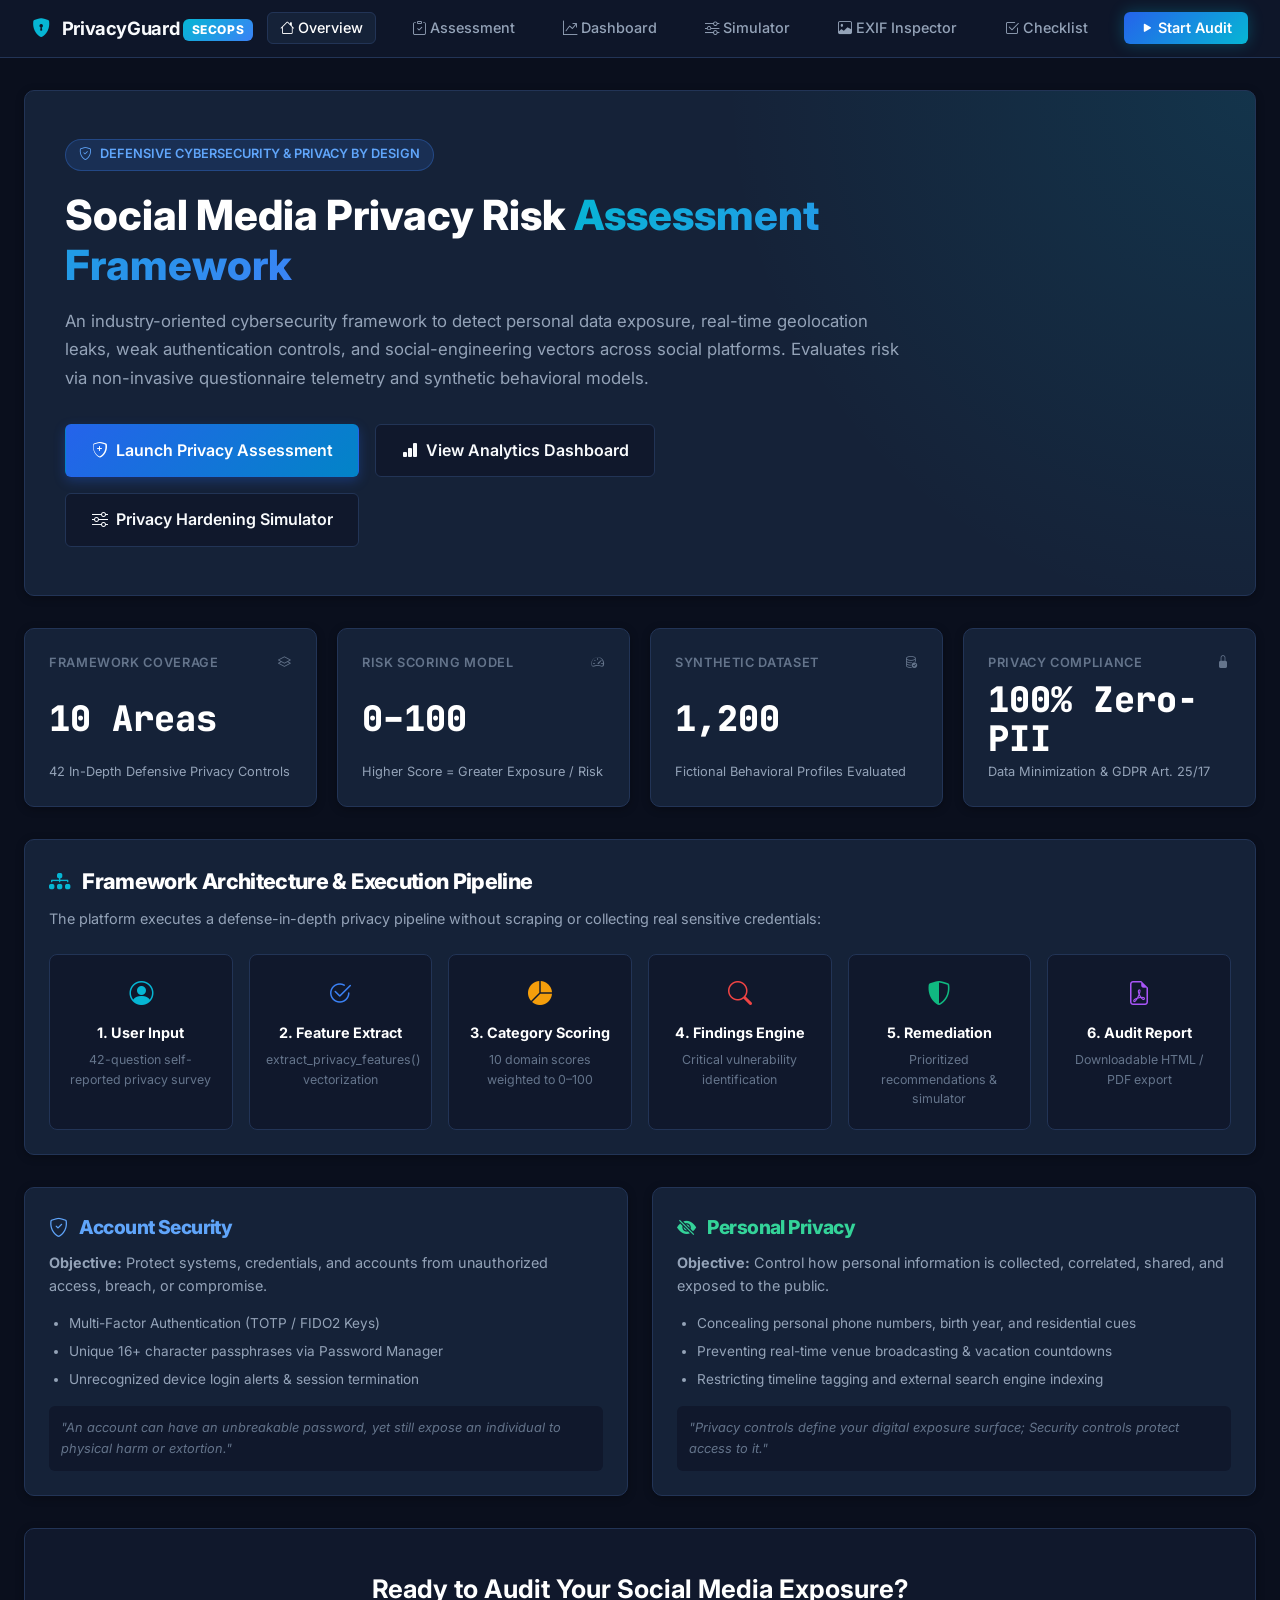
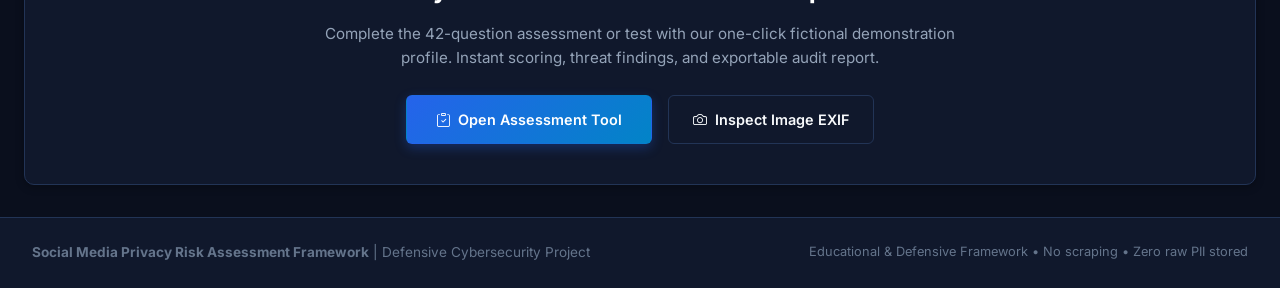
<file: frontend/index.html>
<!DOCTYPE html>
<html lang="en">
<head>
    <meta charset="UTF-8">
    <meta name="viewport" content="width=device-width, initial-scale=1.0">
    <title>Social Media Privacy Risk Assessment Framework</title>
    <link rel="stylesheet" href="css/style.css">
    <link rel="stylesheet" href="https://cdn.jsdelivr.net/npm/bootstrap-icons@1.11.3/font/bootstrap-icons.min.css">
    <link rel="preconnect" href="https://fonts.googleapis.com">
    <link href="https://fonts.googleapis.com/css2?family=Inter:wght@400;500;600;700;800&family=JetBrains+Mono:wght@500;700&display=swap" rel="stylesheet">
</head>
<body>
    <nav class="navbar">
        <div class="nav-brand">
            <i class="bi bi-shield-lock-fill" style="color: var(--accent-cyan);"></i>
            <span>PrivacyGuard <span class="brand-badge">SecOps</span></span>
        </div>
        <ul class="nav-links">
            <li><a href="/" class="nav-link active"><i class="bi bi-house"></i> Overview</a></li>
            <li><a href="/assessment" class="nav-link"><i class="bi bi-clipboard-check"></i> Assessment</a></li>
            <li><a href="/dashboard" class="nav-link"><i class="bi bi-graph-up-arrow"></i> Dashboard</a></li>
            <li><a href="/simulator" class="nav-link"><i class="bi bi-sliders"></i> Simulator</a></li>
            <li><a href="/metadata" class="nav-link"><i class="bi bi-image"></i> EXIF Inspector</a></li>
            <li><a href="/checklist" class="nav-link"><i class="bi bi-check2-square"></i> Checklist</a></li>
            <li><a href="/assessment" class="nav-link nav-cta"><i class="bi bi-play-fill"></i> Start Audit</a></li>
        </ul>
    </nav>

    <main class="container">
        <!-- Hero Section -->
        <section class="card" style="margin-bottom: 2rem; background: radial-gradient(circle at top right, rgba(6,182,212,0.12), transparent 40%), var(--bg-card); padding: 3rem 2.5rem;">
            <div style="max-width: 850px;">
                <div style="display: inline-flex; align-items: center; gap: 0.5rem; background: rgba(59,130,246,0.15); border: 1px solid rgba(59,130,246,0.3); padding: 0.3rem 0.8rem; border-radius: 9999px; font-size: 0.8rem; color: #60a5fa; font-weight: 600; margin-bottom: 1.25rem;">
                    <i class="bi bi-shield-check"></i> DEFENSIVE CYBERSECURITY & PRIVACY BY DESIGN
                </div>
                <h1 style="font-size: 2.6rem; font-weight: 800; line-height: 1.2; margin-bottom: 1rem; color: #fff;">
                    Social Media Privacy Risk <span style="background: linear-gradient(135deg, #06b6d4, #3b82f6); -webkit-background-clip: text; -webkit-text-fill-color: transparent;">Assessment Framework</span>
                </h1>
                <p style="font-size: 1.05rem; color: var(--text-secondary); margin-bottom: 2rem; line-height: 1.7;">
                    An industry-oriented cybersecurity framework to detect personal data exposure, real-time geolocation leaks, weak authentication controls, and social-engineering vectors across social platforms. Evaluates risk via non-invasive questionnaire telemetry and synthetic behavioral models.
                </p>
                <div style="display: flex; gap: 1rem; flex-wrap: wrap;">
                    <a href="/assessment" class="btn btn-primary" style="font-size: 1rem; padding: 0.8rem 1.6rem;">
                        <i class="bi bi-shield-plus"></i> Launch Privacy Assessment
                    </a>
                    <a href="/dashboard" class="btn btn-secondary" style="font-size: 1rem; padding: 0.8rem 1.6rem;">
                        <i class="bi bi-bar-chart-fill"></i> View Analytics Dashboard
                    </a>
                    <a href="/simulator" class="btn btn-secondary" style="font-size: 1rem; padding: 0.8rem 1.6rem;">
                        <i class="bi bi-sliders"></i> Privacy Hardening Simulator
                    </a>
                </div>
            </div>
        </section>

        <!-- KPI Quick Highlights -->
        <div class="grid-4">
            <div class="card kpi-card">
                <div class="kpi-title"><span>Framework Coverage</span><i class="bi bi-layers text-cyan"></i></div>
                <div class="kpi-value">10 Areas</div>
                <div class="kpi-footer">42 In-Depth Defensive Privacy Controls</div>
            </div>
            <div class="card kpi-card">
                <div class="kpi-title"><span>Risk Scoring Model</span><i class="bi bi-speedometer2 text-blue"></i></div>
                <div class="kpi-value">0–100</div>
                <div class="kpi-footer">Higher Score = Greater Exposure / Risk</div>
            </div>
            <div class="card kpi-card">
                <div class="kpi-title"><span>Synthetic Dataset</span><i class="bi bi-database-check text-green"></i></div>
                <div class="kpi-value">1,200</div>
                <div class="kpi-footer">Fictional Behavioral Profiles Evaluated</div>
            </div>
            <div class="card kpi-card">
                <div class="kpi-title"><span>Privacy Compliance</span><i class="bi bi-lock-fill text-purple"></i></div>
                <div class="kpi-value">100% Zero-PII</div>
                <div class="kpi-footer">Data Minimization & GDPR Art. 25/17</div>
            </div>
        </div>

        <!-- System Architecture Workflow -->
        <section class="card" style="margin-bottom: 2rem;">
            <div class="page-title" style="font-size: 1.35rem;">
                <i class="bi bi-diagram-3-fill" style="color: var(--accent-cyan);"></i> Framework Architecture & Execution Pipeline
            </div>
            <p style="color: var(--text-secondary); font-size: 0.9rem; margin-bottom: 1.5rem;">
                The platform executes a defense-in-depth privacy pipeline without scraping or collecting real sensitive credentials:
            </p>

            <div style="display: grid; grid-template-columns: repeat(auto-fit, minmax(180px, 1fr)); gap: 1rem; text-align: center;">
                <div style="background: var(--bg-secondary); border: 1px solid var(--border-color); border-radius: 8px; padding: 1.25rem 1rem;">
                    <div style="font-size: 1.5rem; color: var(--accent-cyan); margin-bottom: 0.5rem;"><i class="bi bi-person-circle"></i></div>
                    <div style="font-weight: 700; font-size: 0.9rem; color: #fff;">1. User Input</div>
                    <div style="font-size: 0.775rem; color: var(--text-muted); margin-top: 0.35rem;">42-question self-reported privacy survey</div>
                </div>
                <div style="background: var(--bg-secondary); border: 1px solid var(--border-color); border-radius: 8px; padding: 1.25rem 1rem;">
                    <div style="font-size: 1.5rem; color: var(--accent-blue); margin-bottom: 0.5rem;"><i class="bi bi-check2-circle"></i></div>
                    <div style="font-weight: 700; font-size: 0.9rem; color: #fff;">2. Feature Extract</div>
                    <div style="font-size: 0.775rem; color: var(--text-muted); margin-top: 0.35rem;">extract_privacy_features() vectorization</div>
                </div>
                <div style="background: var(--bg-secondary); border: 1px solid var(--border-color); border-radius: 8px; padding: 1.25rem 1rem;">
                    <div style="font-size: 1.5rem; color: #f59e0b; margin-bottom: 0.5rem;"><i class="bi bi-pie-chart-fill"></i></div>
                    <div style="font-weight: 700; font-size: 0.9rem; color: #fff;">3. Category Scoring</div>
                    <div style="font-size: 0.775rem; color: var(--text-muted); margin-top: 0.35rem;">10 domain scores weighted to 0–100</div>
                </div>
                <div style="background: var(--bg-secondary); border: 1px solid var(--border-color); border-radius: 8px; padding: 1.25rem 1rem;">
                    <div style="font-size: 1.5rem; color: #ef4444; margin-bottom: 0.5rem;"><i class="bi bi-search"></i></div>
                    <div style="font-weight: 700; font-size: 0.9rem; color: #fff;">4. Findings Engine</div>
                    <div style="font-size: 0.775rem; color: var(--text-muted); margin-top: 0.35rem;">Critical vulnerability identification</div>
                </div>
                <div style="background: var(--bg-secondary); border: 1px solid var(--border-color); border-radius: 8px; padding: 1.25rem 1rem;">
                    <div style="font-size: 1.5rem; color: #10b981; margin-bottom: 0.5rem;"><i class="bi bi-shield-shaded"></i></div>
                    <div style="font-weight: 700; font-size: 0.9rem; color: #fff;">5. Remediation</div>
                    <div style="font-size: 0.775rem; color: var(--text-muted); margin-top: 0.35rem;">Prioritized recommendations & simulator</div>
                </div>
                <div style="background: var(--bg-secondary); border: 1px solid var(--border-color); border-radius: 8px; padding: 1.25rem 1rem;">
                    <div style="font-size: 1.5rem; color: #a855f7; margin-bottom: 0.5rem;"><i class="bi bi-file-earmark-pdf"></i></div>
                    <div style="font-weight: 700; font-size: 0.9rem; color: #fff;">6. Audit Report</div>
                    <div style="font-size: 0.775rem; color: var(--text-muted); margin-top: 0.35rem;">Downloadable HTML / PDF export</div>
                </div>
            </div>
        </section>

        <!-- Privacy vs Security Spotlight -->
        <section class="grid-2">
            <div class="card">
                <div class="page-title" style="font-size: 1.2rem; color: #60a5fa;">
                    <i class="bi bi-shield-check"></i> Account Security
                </div>
                <p style="font-size: 0.9rem; color: var(--text-secondary); margin-bottom: 1rem;">
                    <strong>Objective:</strong> Protect systems, credentials, and accounts from unauthorized access, breach, or compromise.
                </p>
                <ul style="padding-left: 20px; font-size: 0.85rem; color: var(--text-secondary);">
                    <li style="margin-bottom: 6px;">Multi-Factor Authentication (TOTP / FIDO2 Keys)</li>
                    <li style="margin-bottom: 6px;">Unique 16+ character passphrases via Password Manager</li>
                    <li style="margin-bottom: 6px;">Unrecognized device login alerts & session termination</li>
                </ul>
                <div style="margin-top: 1rem; padding: 0.75rem; background: var(--bg-secondary); border-radius: 6px; font-size: 0.8rem; color: var(--text-muted);">
                    <em>"An account can have an unbreakable password, yet still expose an individual to physical harm or extortion."</em>
                </div>
            </div>

            <div class="card">
                <div class="page-title" style="font-size: 1.2rem; color: #34d399;">
                    <i class="bi bi-eye-slash-fill"></i> Personal Privacy
                </div>
                <p style="font-size: 0.9rem; color: var(--text-secondary); margin-bottom: 1rem;">
                    <strong>Objective:</strong> Control how personal information is collected, correlated, shared, and exposed to the public.
                </p>
                <ul style="padding-left: 20px; font-size: 0.85rem; color: var(--text-secondary);">
                    <li style="margin-bottom: 6px;">Concealing personal phone numbers, birth year, and residential cues</li>
                    <li style="margin-bottom: 6px;">Preventing real-time venue broadcasting & vacation countdowns</li>
                    <li style="margin-bottom: 6px;">Restricting timeline tagging and external search engine indexing</li>
                </ul>
                <div style="margin-top: 1rem; padding: 0.75rem; background: var(--bg-secondary); border-radius: 6px; font-size: 0.8rem; color: var(--text-muted);">
                    <em>"Privacy controls define your digital exposure surface; Security controls protect access to it."</em>
                </div>
            </div>
        </section>

        <!-- Quick Launch CTA -->
        <section class="card" style="text-align: center; padding: 2.5rem; background: var(--bg-secondary);">
            <h2 style="font-size: 1.6rem; color: #fff; margin-bottom: 0.75rem;">Ready to Audit Your Social Media Exposure?</h2>
            <p style="color: var(--text-secondary); max-width: 650px; margin: 0 auto 1.5rem auto; font-size: 0.95rem;">
                Complete the 42-question assessment or test with our one-click fictional demonstration profile. Instant scoring, threat findings, and exportable audit report.
            </p>
            <div style="display: flex; gap: 1rem; justify-content: center;">
                <a href="/assessment" class="btn btn-primary" style="padding: 0.75rem 1.8rem;">
                    <i class="bi bi-clipboard-check"></i> Open Assessment Tool
                </a>
                <a href="/metadata" class="btn btn-secondary" style="padding: 0.75rem 1.5rem;">
                    <i class="bi bi-camera"></i> Inspect Image EXIF
                </a>
            </div>
        </section>
    </main>

    <footer class="footer">
        <div>
            <strong>Social Media Privacy Risk Assessment Framework</strong> | Defensive Cybersecurity Project
        </div>
        <div style="font-size: 0.8rem; color: var(--text-muted);">
            Educational & Defensive Framework • No scraping • Zero raw PII stored
        </div>
    </footer>
</body>
</html>
</file>
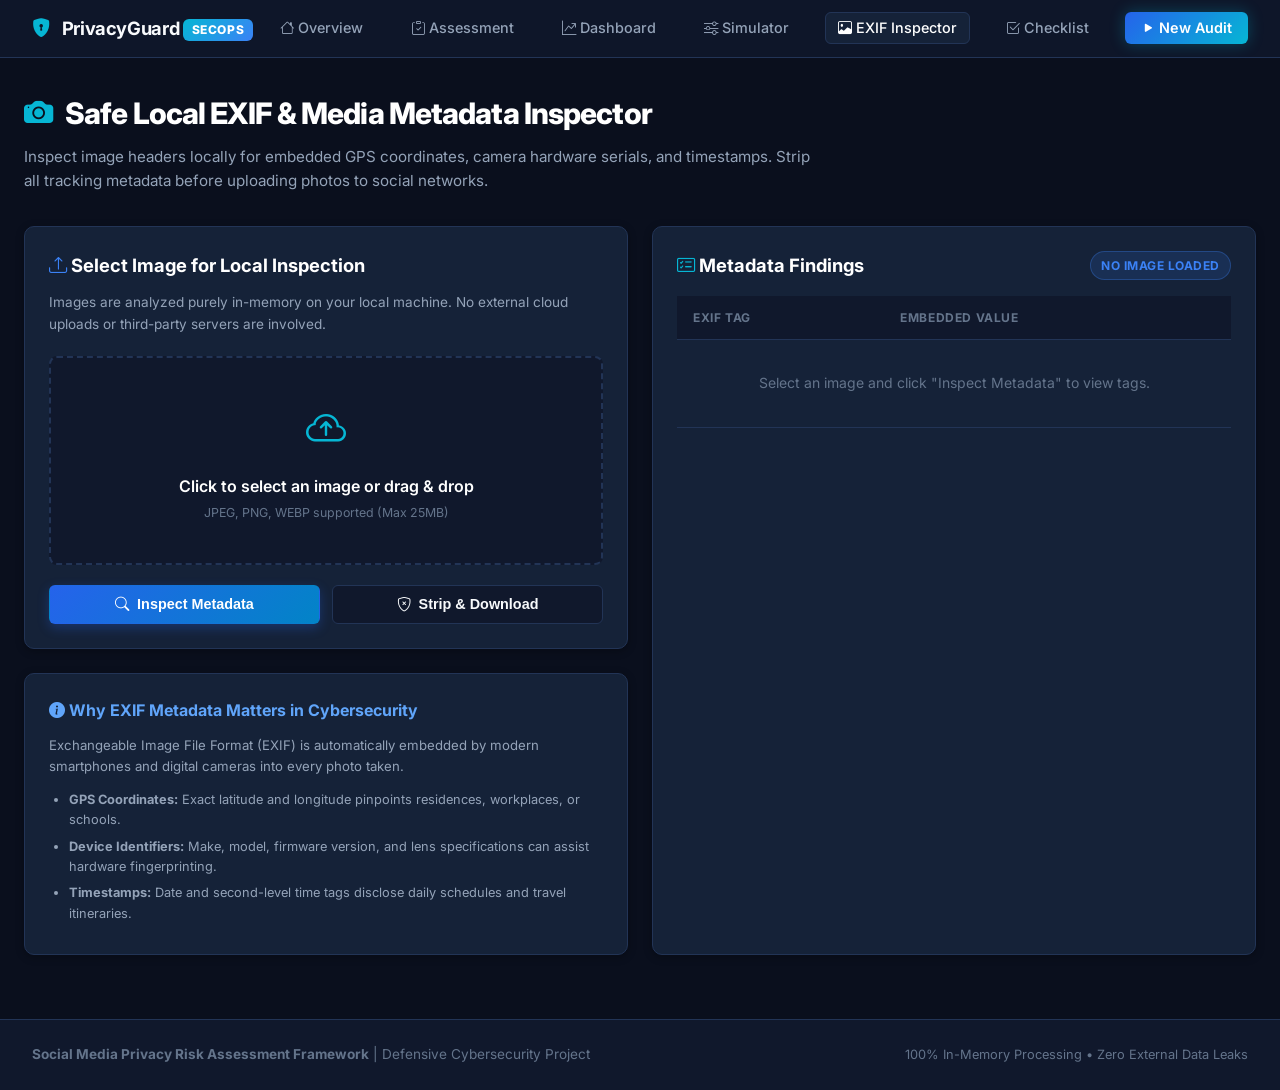
<file: frontend/metadata.html>
<!DOCTYPE html>
<html lang="en">
<head>
    <meta charset="UTF-8">
    <meta name="viewport" content="width=device-width, initial-scale=1.0">
    <title>Image EXIF Metadata Inspector | PrivacyGuard</title>
    <link rel="stylesheet" href="css/style.css">
    <link rel="stylesheet" href="https://cdn.jsdelivr.net/npm/bootstrap-icons@1.11.3/font/bootstrap-icons.min.css">
    <link rel="preconnect" href="https://fonts.googleapis.com">
    <link href="https://fonts.googleapis.com/css2?family=Inter:wght@400;500;600;700;800&family=JetBrains+Mono:wght@500;700&display=swap" rel="stylesheet">
</head>
<body>
    <nav class="navbar">
        <div class="nav-brand">
            <i class="bi bi-shield-lock-fill" style="color: var(--accent-cyan);"></i>
            <span>PrivacyGuard <span class="brand-badge">SecOps</span></span>
        </div>
        <ul class="nav-links">
            <li><a href="/" class="nav-link"><i class="bi bi-house"></i> Overview</a></li>
            <li><a href="/assessment" class="nav-link"><i class="bi bi-clipboard-check"></i> Assessment</a></li>
            <li><a href="/dashboard" class="nav-link"><i class="bi bi-graph-up-arrow"></i> Dashboard</a></li>
            <li><a href="/simulator" class="nav-link"><i class="bi bi-sliders"></i> Simulator</a></li>
            <li><a href="/metadata" class="nav-link active"><i class="bi bi-image"></i> EXIF Inspector</a></li>
            <li><a href="/checklist" class="nav-link"><i class="bi bi-check2-square"></i> Checklist</a></li>
            <li><a href="/assessment" class="nav-link nav-cta"><i class="bi bi-play-fill"></i> New Audit</a></li>
        </ul>
    </nav>

    <main class="container">
        <!-- Page Header -->
        <div class="page-header">
            <h1 class="page-title"><i class="bi bi-camera-fill" style="color: var(--accent-cyan);"></i> Safe Local EXIF & Media Metadata Inspector</h1>
            <p class="page-subtitle">
                Inspect image headers locally for embedded GPS coordinates, camera hardware serials, and timestamps. Strip all tracking metadata before uploading photos to social networks.
            </p>
        </div>

        <div class="grid-2">
            <!-- Upload Box & Privacy Note -->
            <div>
                <div class="card" style="margin-bottom: 1.5rem;">
                    <h3 style="font-size: 1.15rem; color: #fff; margin-bottom: 0.75rem;">
                        <i class="bi bi-upload" style="color: var(--accent-blue);"></i> Select Image for Local Inspection
                    </h3>
                    <p style="font-size: 0.85rem; color: var(--text-secondary); margin-bottom: 1.25rem;">
                        Images are analyzed purely in-memory on your local machine. No external cloud uploads or third-party servers are involved.
                    </p>

                    <div id="dropZone" style="border: 2px dashed var(--border-color); border-radius: 8px; padding: 2.5rem 1.5rem; text-align: center; cursor: pointer; transition: all 0.2s ease; background: var(--bg-secondary);">
                        <i class="bi bi-cloud-arrow-up" style="font-size: 2.5rem; color: var(--accent-cyan);"></i>
                        <div style="font-weight: 600; color: #fff; margin-top: 0.75rem;">Click to select an image or drag & drop</div>
                        <div style="font-size: 0.775rem; color: var(--text-muted); margin-top: 0.25rem;">JPEG, PNG, WEBP supported (Max 25MB)</div>
                        <input type="file" id="imageInput" accept="image/*" style="display: none;">
                    </div>

                    <div id="fileInfoBox" style="display: none; margin-top: 1rem; padding: 0.75rem; background: var(--bg-card); border-radius: 6px; border: 1px solid var(--border-color); font-size: 0.85rem;">
                        <span style="color: var(--text-muted);">Selected: </span><strong id="selectedFileName" style="color: #fff;">--</strong>
                    </div>

                    <div style="display: flex; gap: 0.75rem; margin-top: 1.25rem;">
                        <button id="btnInspect" class="btn btn-primary" style="flex: 1;" disabled>
                            <i class="bi bi-search"></i> Inspect Metadata
                        </button>
                        <button id="btnStrip" class="btn btn-secondary" style="flex: 1;" disabled>
                            <i class="bi bi-shield-x"></i> Strip & Download
                        </button>
                    </div>
                </div>

                <!-- Educational Primer Card -->
                <div class="card">
                    <h4 style="font-size: 1rem; color: #60a5fa; margin-bottom: 0.75rem;">
                        <i class="bi bi-info-circle-fill"></i> Why EXIF Metadata Matters in Cybersecurity
                    </h4>
                    <p style="font-size: 0.825rem; color: var(--text-secondary); line-height: 1.6; margin-bottom: 0.75rem;">
                        Exchangeable Image File Format (EXIF) is automatically embedded by modern smartphones and digital cameras into every photo taken.
                    </p>
                    <ul style="padding-left: 20px; font-size: 0.8rem; color: var(--text-secondary);">
                        <li style="margin-bottom: 6px;"><strong>GPS Coordinates:</strong> Exact latitude and longitude pinpoints residences, workplaces, or schools.</li>
                        <li style="margin-bottom: 6px;"><strong>Device Identifiers:</strong> Make, model, firmware version, and lens specifications can assist hardware fingerprinting.</li>
                        <li style="margin-bottom: 6px;"><strong>Timestamps:</strong> Date and second-level time tags disclose daily schedules and travel itineraries.</li>
                    </ul>
                </div>
            </div>

            <!-- Inspection Results Display -->
            <div class="card" id="resultsCard">
                <h3 style="font-size: 1.15rem; color: #fff; margin-bottom: 1rem; display: flex; justify-content: space-between; align-items: center;">
                    <span><i class="bi bi-card-checklist" style="color: var(--accent-cyan);"></i> Metadata Findings</span>
                    <span id="exifStatusBadge" class="badge badge-mod">NO IMAGE LOADED</span>
                </h3>

                <!-- Warnings alert box -->
                <div id="leakAlertsContainer" style="display: none; margin-bottom: 1.25rem;">
                    <!-- Alert banners injected here -->
                </div>

                <!-- GPS Coordinates Display -->
                <div id="gpsDataBox" style="display: none; margin-bottom: 1.25rem; padding: 1rem; background: rgba(239, 68, 68, 0.1); border: 1px solid rgba(239, 68, 68, 0.3); border-radius: 8px;">
                    <div style="font-weight: 700; color: #ef4444; font-size: 0.9rem; margin-bottom: 0.35rem;">
                        <i class="bi bi-geo-alt-fill"></i> Precise Geolocation Detected:
                    </div>
                    <div id="gpsCoordsText" style="font-family: var(--font-mono); font-size: 1.1rem; color: #fff; margin-bottom: 0.25rem;">--</div>
                    <div style="font-size: 0.75rem; color: var(--text-muted);">Anyone with access to this unstripped photo can extract these exact coordinates.</div>
                </div>

                <!-- Metadata Key-Value Table -->
                <div class="data-table-wrapper" style="max-height: 380px; overflow-y: auto;">
                    <table class="data-table">
                        <thead>
                            <tr>
                                <th>EXIF Tag</th>
                                <th>Embedded Value</th>
                            </tr>
                        </thead>
                        <tbody id="metadataTableBody">
                            <tr>
                                <td colspan="2" style="text-align: center; color: var(--text-muted); padding: 2rem;">
                                    Select an image and click "Inspect Metadata" to view tags.
                                </td>
                            </tr>
                        </tbody>
                    </table>
                </div>
            </div>
        </div>
    </main>

    <footer class="footer">
        <div><strong>Social Media Privacy Risk Assessment Framework</strong> | Defensive Cybersecurity Project</div>
        <div style="font-size: 0.8rem; color: var(--text-muted);">100% In-Memory Processing • Zero External Data Leaks</div>
    </footer>

    <script src="js/api.js"></script>
    <script src="js/metadata.js"></script>
</body>
</html>
</file>
<file: frontend/css/style.css>
/* ==========================================================================
   Cybersecurity Privacy Operations Theme
   Design System: Dark Cyber Slate / Neon Accents / Clean Responsive Layout
   ========================================================================== */

:root {
  --bg-primary: #0a0f1d;
  --bg-secondary: #10182c;
  --bg-card: #152238;
  --bg-card-hover: #1c2d4a;
  --border-color: #223456;
  --border-focus: #3b82f6;

  --text-primary: #f8fafc;
  --text-secondary: #94a3b8;
  --text-muted: #64748b;

  --accent-blue: #3b82f6;
  --accent-cyan: #06b6d4;
  --accent-indigo: #6366f1;

  /* Risk Level Badges */
  --risk-low: #10b981;
  --risk-low-bg: rgba(16, 185, 129, 0.15);
  --risk-mod: #3b82f6;
  --risk-mod-bg: rgba(59, 130, 246, 0.15);
  --risk-high: #f59e0b;
  --risk-high-bg: rgba(245, 158, 11, 0.15);
  --risk-crit: #ef4444;
  --risk-crit-bg: rgba(239, 68, 68, 0.15);

  --font-sans: 'Inter', -apple-system, BlinkMacSystemFont, 'Segoe UI', Roboto, sans-serif;
  --font-mono: 'JetBrains Mono', 'Fira Code', monospace;
  --shadow-sm: 0 2px 8px rgba(0, 0, 0, 0.3);
  --shadow-md: 0 4px 16px rgba(0, 0, 0, 0.4);
  --shadow-lg: 0 10px 30px rgba(0, 0, 0, 0.6);
  --glow-cyan: 0 0 15px rgba(6, 182, 212, 0.3);
  --glow-red: 0 0 15px rgba(239, 68, 68, 0.3);
  --radius-sm: 6px;
  --radius-md: 10px;
  --radius-lg: 14px;
}

* {
  box-sizing: border-box;
  margin: 0;
  padding: 0;
}

body {
  font-family: var(--font-sans);
  background-color: var(--bg-primary);
  color: var(--text-primary);
  line-height: 1.6;
  min-height: 100vh;
  display: flex;
  flex-direction: column;
}

a {
  color: var(--accent-cyan);
  text-decoration: none;
  transition: all 0.2s ease;
}

a:hover {
  color: #38bdf8;
}

/* --------------------------------------------------------------------------
   Navigation Bar
   -------------------------------------------------------------------------- */
.navbar {
  background: rgba(16, 24, 44, 0.85);
  backdrop-filter: blur(12px);
  border-bottom: 1px solid var(--border-color);
  padding: 0.85rem 2rem;
  position: sticky;
  top: 0;
  z-index: 1000;
  display: flex;
  justify-content: space-between;
  align-items: center;
}

.nav-brand {
  display: flex;
  align-items: center;
  gap: 0.75rem;
  font-size: 1.15rem;
  font-weight: 700;
  color: var(--text-primary);
  letter-spacing: -0.02em;
}

.nav-brand .brand-badge {
  background: linear-gradient(135deg, #06b6d4, #3b82f6);
  color: #fff;
  padding: 0.2rem 0.55rem;
  border-radius: var(--radius-sm);
  font-size: 0.75rem;
  font-weight: 800;
  letter-spacing: 0.05em;
  text-transform: uppercase;
}

.nav-links {
  display: flex;
  list-style: none;
  gap: 1.5rem;
  align-items: center;
}

.nav-link {
  color: var(--text-secondary);
  font-size: 0.9rem;
  font-weight: 500;
  padding: 0.4rem 0.75rem;
  border-radius: var(--radius-sm);
  transition: all 0.2s ease;
}

.nav-link:hover, .nav-link.active {
  color: #fff;
  background: var(--bg-card);
  border: 1px solid var(--border-color);
}

.nav-cta {
  background: linear-gradient(135deg, #2563eb, #06b6d4);
  color: #fff !important;
  font-weight: 600;
  padding: 0.45rem 1rem !important;
  border-radius: var(--radius-sm);
  box-shadow: var(--glow-cyan);
}

/* --------------------------------------------------------------------------
   Layout & Container
   -------------------------------------------------------------------------- */
.container {
  max-width: 1280px;
  margin: 0 auto;
  padding: 2rem 1.5rem;
  flex: 1;
  width: 100%;
}

.page-header {
  margin-bottom: 2rem;
}

.page-title {
  font-size: 1.85rem;
  font-weight: 800;
  letter-spacing: -0.03em;
  color: #fff;
  margin-bottom: 0.5rem;
  display: flex;
  align-items: center;
  gap: 0.75rem;
}

.page-subtitle {
  color: var(--text-secondary);
  font-size: 0.95rem;
  max-width: 800px;
}

/* --------------------------------------------------------------------------
   Cards & Grids
   -------------------------------------------------------------------------- */
.grid-4 {
  display: grid;
  grid-template-columns: repeat(auto-fit, minmax(240px, 1fr));
  gap: 1.25rem;
  margin-bottom: 2rem;
}

.grid-2 {
  display: grid;
  grid-template-columns: repeat(auto-fit, minmax(480px, 1fr));
  gap: 1.5rem;
  margin-bottom: 2rem;
}

.grid-3 {
  display: grid;
  grid-template-columns: repeat(auto-fit, minmax(320px, 1fr));
  gap: 1.5rem;
  margin-bottom: 2rem;
}

.card {
  background: var(--bg-card);
  border: 1px solid var(--border-color);
  border-radius: var(--radius-md);
  padding: 1.5rem;
  box-shadow: var(--shadow-sm);
  transition: transform 0.2s ease, border-color 0.2s ease;
}

.card:hover {
  border-color: rgba(59, 130, 246, 0.5);
}

.kpi-card {
  display: flex;
  flex-direction: column;
  justify-content: space-between;
}

.kpi-title {
  font-size: 0.8rem;
  color: var(--text-muted);
  text-transform: uppercase;
  letter-spacing: 0.05em;
  font-weight: 600;
  display: flex;
  justify-content: space-between;
  align-items: center;
}

.kpi-value {
  font-size: 2.2rem;
  font-weight: 800;
  color: #fff;
  margin: 0.5rem 0 0.2rem 0;
  line-height: 1.1;
  font-family: var(--font-mono);
}

.kpi-footer {
  font-size: 0.8rem;
  color: var(--text-secondary);
}

/* --------------------------------------------------------------------------
   Risk Badges
   -------------------------------------------------------------------------- */
.badge {
  display: inline-flex;
  align-items: center;
  gap: 0.35rem;
  padding: 0.25rem 0.65rem;
  border-radius: 9999px;
  font-size: 0.75rem;
  font-weight: 700;
  text-transform: uppercase;
  letter-spacing: 0.04em;
}

.badge-low {
  background: var(--risk-low-bg);
  color: var(--risk-low);
  border: 1px solid rgba(16, 185, 129, 0.3);
}

.badge-mod {
  background: var(--risk-mod-bg);
  color: var(--risk-mod);
  border: 1px solid rgba(59, 130, 246, 0.3);
}

.badge-high {
  background: var(--risk-high-bg);
  color: var(--risk-high);
  border: 1px solid rgba(245, 158, 11, 0.3);
}

.badge-crit {
  background: var(--risk-crit-bg);
  color: var(--risk-crit);
  border: 1px solid rgba(239, 68, 68, 0.3);
}

/* --------------------------------------------------------------------------
   Buttons & Interactive Elements
   -------------------------------------------------------------------------- */
.btn {
  display: inline-flex;
  align-items: center;
  justify-content: center;
  gap: 0.5rem;
  padding: 0.65rem 1.25rem;
  border-radius: var(--radius-sm);
  font-size: 0.9rem;
  font-weight: 600;
  cursor: pointer;
  border: 1px solid transparent;
  transition: all 0.2s ease;
}

.btn-primary {
  background: linear-gradient(135deg, #2563eb, #0284c7);
  color: #fff;
  box-shadow: 0 4px 12px rgba(37, 99, 235, 0.3);
}

.btn-primary:hover {
  background: linear-gradient(135deg, #1d4ed8, #0369a1);
  box-shadow: 0 6px 16px rgba(37, 99, 235, 0.45);
}

.btn-secondary {
  background: var(--bg-secondary);
  border-color: var(--border-color);
  color: var(--text-primary);
}

.btn-secondary:hover {
  background: var(--bg-card-hover);
  border-color: var(--text-muted);
}

.btn-danger {
  background: rgba(239, 68, 68, 0.2);
  border-color: rgba(239, 68, 68, 0.4);
  color: #f87171;
}

.btn-danger:hover {
  background: rgba(239, 68, 68, 0.35);
  color: #fff;
}

.btn-sm {
  padding: 0.35rem 0.75rem;
  font-size: 0.8rem;
}

/* --------------------------------------------------------------------------
   Questionnaire Layout
   -------------------------------------------------------------------------- */
.questionnaire-layout {
  display: grid;
  grid-template-columns: 280px 1fr;
  gap: 1.5rem;
}

.category-nav {
  position: sticky;
  top: 5.5rem;
  height: fit-content;
  background: var(--bg-card);
  border: 1px solid var(--border-color);
  border-radius: var(--radius-md);
  padding: 1rem;
}

.cat-nav-item {
  display: flex;
  align-items: center;
  justify-content: space-between;
  padding: 0.65rem 0.85rem;
  border-radius: var(--radius-sm);
  color: var(--text-secondary);
  font-size: 0.85rem;
  cursor: pointer;
  margin-bottom: 0.35rem;
  transition: all 0.2s ease;
}

.cat-nav-item:hover {
  background: var(--bg-card-hover);
  color: #fff;
}

.cat-nav-item.active {
  background: rgba(59, 130, 246, 0.2);
  color: #60a5fa;
  font-weight: 600;
  border-left: 3px solid var(--accent-blue);
}

.question-card {
  background: var(--bg-card);
  border: 1px solid var(--border-color);
  border-radius: var(--radius-md);
  padding: 1.5rem;
  margin-bottom: 1.25rem;
}

.question-header {
  display: flex;
  justify-content: space-between;
  align-items: flex-start;
  margin-bottom: 1rem;
}

.question-text {
  font-size: 1rem;
  font-weight: 600;
  color: #fff;
}

.question-tag {
  font-size: 0.75rem;
  background: var(--bg-secondary);
  padding: 0.2rem 0.5rem;
  border-radius: 4px;
  color: var(--text-muted);
}

.options-group {
  display: flex;
  flex-direction: column;
  gap: 0.5rem;
  margin-bottom: 0.75rem;
}

.option-label {
  display: flex;
  align-items: center;
  gap: 0.75rem;
  padding: 0.65rem 1rem;
  background: var(--bg-secondary);
  border: 1px solid var(--border-color);
  border-radius: var(--radius-sm);
  cursor: pointer;
  font-size: 0.875rem;
  color: var(--text-secondary);
  transition: all 0.2s ease;
}

.option-label:hover {
  border-color: var(--accent-blue);
  color: #fff;
}

.option-label input[type="radio"] {
  accent-color: var(--accent-cyan);
}

.option-label.selected {
  background: rgba(6, 182, 212, 0.15);
  border-color: var(--accent-cyan);
  color: #fff;
  font-weight: 500;
}

.question-tip {
  font-size: 0.775rem;
  color: var(--text-muted);
  display: flex;
  align-items: center;
  gap: 0.4rem;
  margin-top: 0.5rem;
  background: rgba(15, 23, 42, 0.4);
  padding: 0.4rem 0.75rem;
  border-radius: 4px;
  border-left: 2px solid var(--accent-cyan);
}

/* --------------------------------------------------------------------------
   Tables
   -------------------------------------------------------------------------- */
.data-table-wrapper {
  overflow-x: auto;
}

.data-table {
  width: 100%;
  border-collapse: collapse;
  font-size: 0.875rem;
}

.data-table th {
  background: var(--bg-secondary);
  color: var(--text-muted);
  text-transform: uppercase;
  font-size: 0.75rem;
  letter-spacing: 0.05em;
  padding: 0.75rem 1rem;
  text-align: left;
  border-bottom: 1px solid var(--border-color);
}

.data-table td {
  padding: 0.85rem 1rem;
  border-bottom: 1px solid var(--border-color);
  color: var(--text-secondary);
}

.data-table tr:hover td {
  background: var(--bg-card-hover);
  color: #fff;
}

/* --------------------------------------------------------------------------
   Score Hero Display
   -------------------------------------------------------------------------- */
.score-hero-card {
  background: linear-gradient(145deg, #101c34, #172a4d);
  border: 1px solid rgba(59, 130, 246, 0.3);
  border-radius: var(--radius-lg);
  padding: 2.25rem;
  display: flex;
  justify-content: space-between;
  align-items: center;
  gap: 2rem;
  margin-bottom: 2rem;
  box-shadow: var(--shadow-lg);
}

.score-number {
  font-size: 4rem;
  font-weight: 900;
  line-height: 1;
  font-family: var(--font-mono);
}

.score-meter {
  height: 10px;
  background: #1e293b;
  border-radius: 9999px;
  overflow: hidden;
  margin-top: 0.75rem;
}

.score-meter-fill {
  height: 100%;
  border-radius: 9999px;
  transition: width 0.8s cubic-bezier(0.4, 0, 0.2, 1);
}

/* --------------------------------------------------------------------------
   Simulator Controls
   -------------------------------------------------------------------------- */
.simulator-toggle-item {
  display: flex;
  align-items: flex-start;
  gap: 1rem;
  padding: 1rem;
  background: var(--bg-secondary);
  border: 1px solid var(--border-color);
  border-radius: var(--radius-sm);
  margin-bottom: 0.75rem;
  cursor: pointer;
  transition: all 0.2s ease;
}

.simulator-toggle-item:hover {
  border-color: var(--accent-cyan);
}

.simulator-toggle-item.checked {
  background: rgba(16, 185, 129, 0.1);
  border-color: rgba(16, 185, 129, 0.5);
}

.switch {
  position: relative;
  display: inline-block;
  width: 44px;
  height: 24px;
  flex-shrink: 0;
}

.switch input {
  opacity: 0;
  width: 0;
  height: 0;
}

.slider {
  position: absolute;
  cursor: pointer;
  top: 0;
  left: 0;
  right: 0;
  bottom: 0;
  background-color: #334155;
  transition: .3s;
  border-radius: 24px;
}

.slider:before {
  position: absolute;
  content: "";
  height: 18px;
  width: 18px;
  left: 3px;
  bottom: 3px;
  background-color: white;
  transition: .3s;
  border-radius: 50%;
}

input:checked + .slider {
  background-color: var(--risk-low);
}

input:checked + .slider:before {
  transform: translateX(20px);
}

/* --------------------------------------------------------------------------
   Footer
   -------------------------------------------------------------------------- */
.footer {
  background: var(--bg-secondary);
  border-top: 1px solid var(--border-color);
  padding: 1.5rem 2rem;
  margin-top: auto;
  font-size: 0.85rem;
  color: var(--text-muted);
  display: flex;
  justify-content: space-between;
  align-items: center;
}

/* Responsive */
@media (max-width: 900px) {
  .questionnaire-layout {
    grid-template-columns: 1fr;
  }
  .category-nav {
    display: none;
  }
  .grid-2 {
    grid-template-columns: 1fr;
  }
  .score-hero-card {
    flex-direction: column;
    text-align: center;
  }
}
</file>
